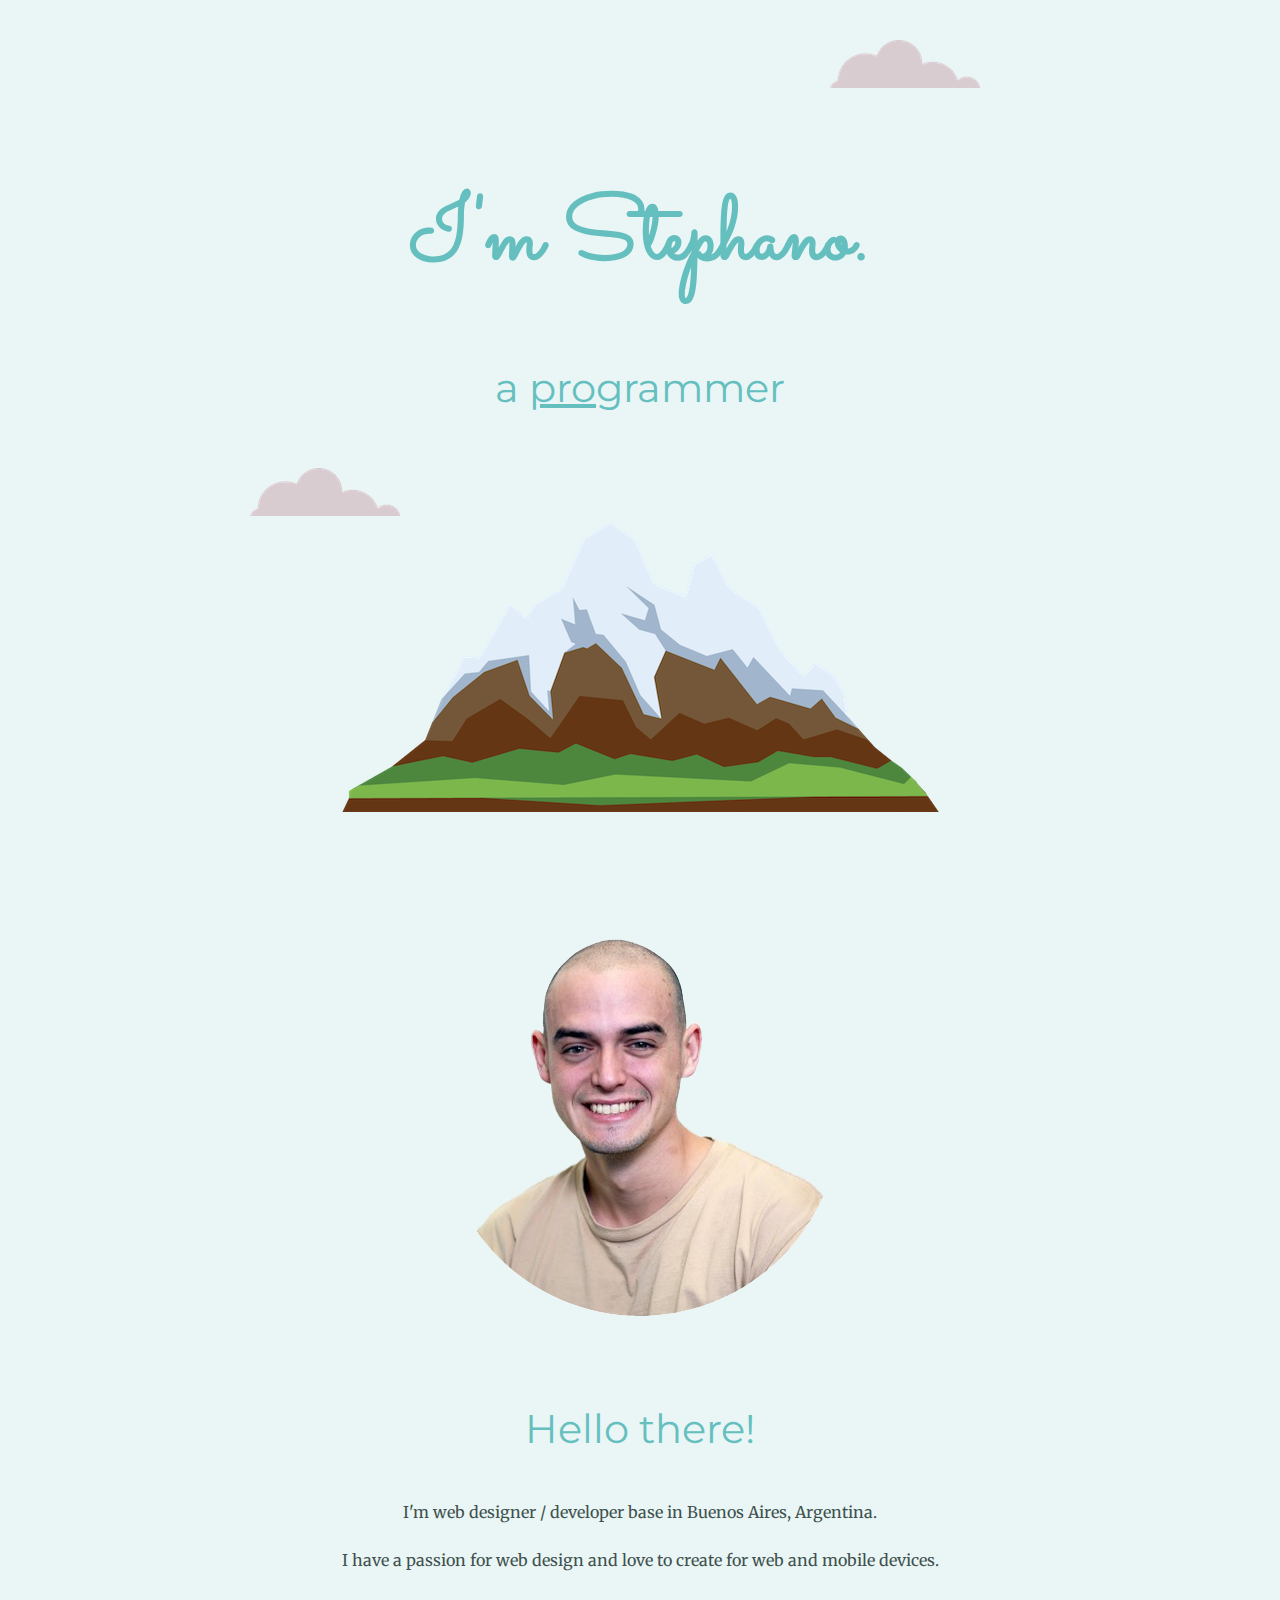
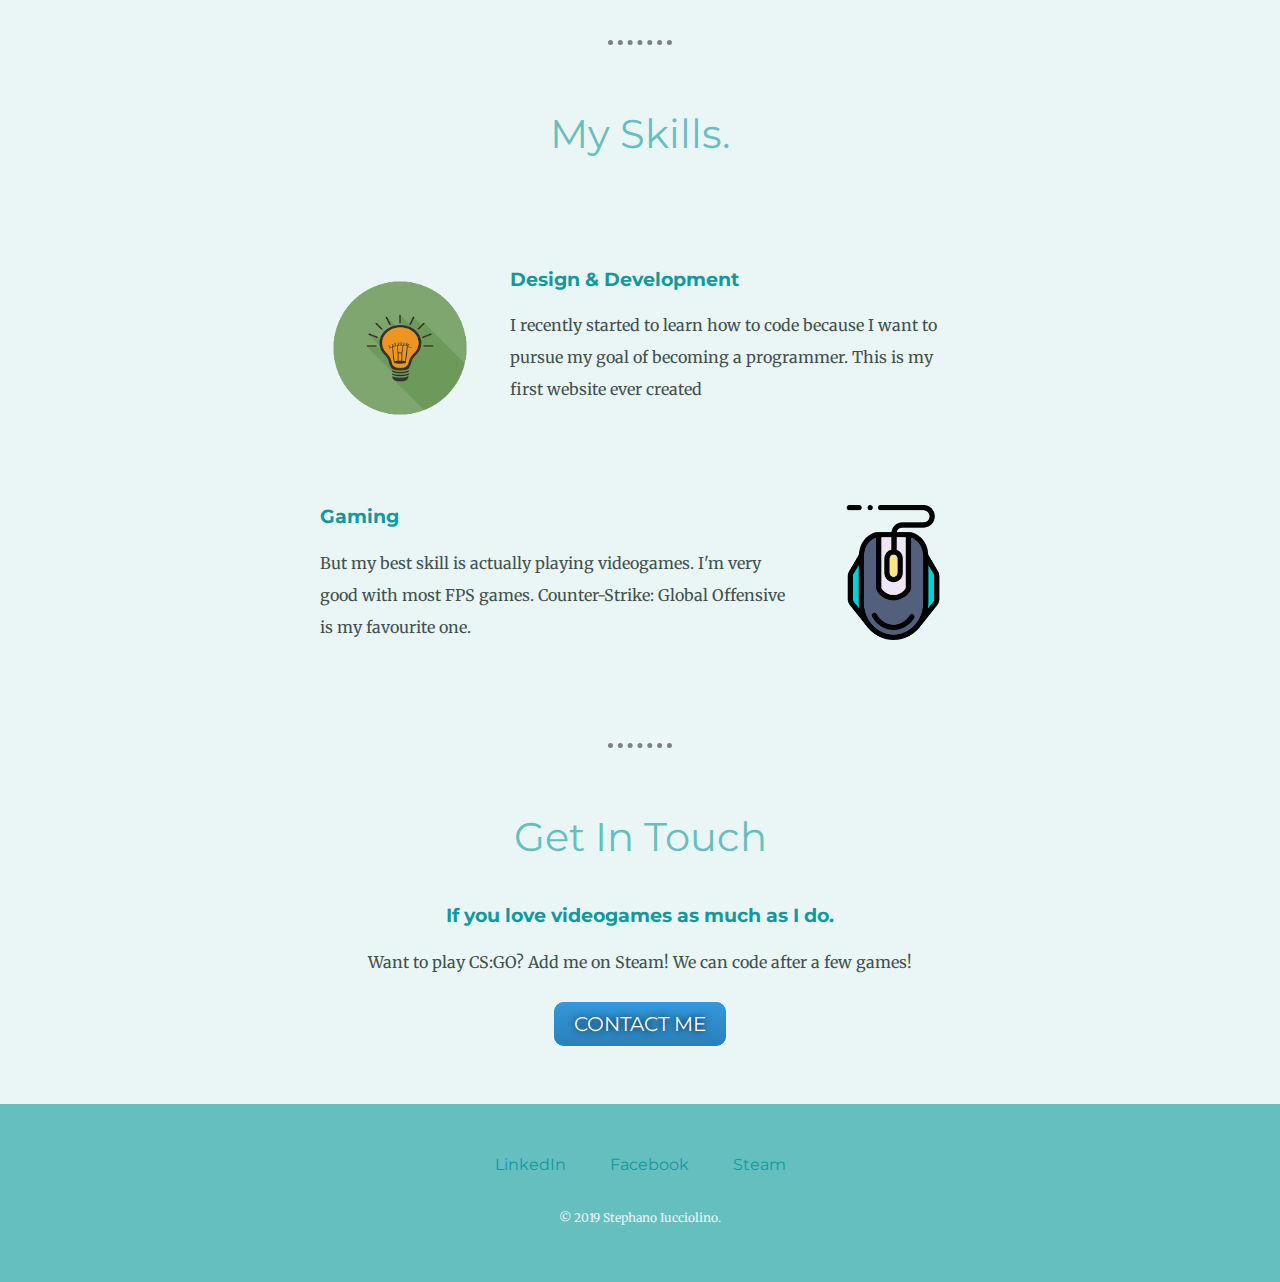
<file: CV/index.html>
<!DOCTYPE html>
<html lang="en" dir="ltr">
  <head>
    <meta charset="utf-8">
    <title>Stephano Iucciolino</title>
    <link rel="stylesheet" href="css2/styles2.css">
    <link rel="icon" href="favicon.ico">
    <link href="https://fonts.googleapis.com/css?family=Merriweather|Montserrat|Sacramento" rel="stylesheet">
    <link rel="stylesheet" href="css2/animate.css">
  </head>
  <body>

  <div class="top-container">
    <img id="bounce" src="images/cloud.png" alt="clouds-img" class="cloud1">
    <h1>I'm Stephano.</h1>
    <h2>a <span class="pro">pro</span>grammer</h2>
    <img id="bounce" src="images/cloud.png" alt="clouds-img" class="cloud2">
    <img src="images/mountain.png" alt="mountain-img">
  </div>

  <div class="middle-container">
    <div class="profile">
      <img src="images/stephano3.png" alt="profile-img">
      <h2>Hello there!</h2>
      <p>I'm web designer / developer base in Buenos Aires, Argentina.</p>
      <p>I have a passion for web design and love to create for web and mobile devices.</p>
    </div>

    <hr>

    <div class="skills">
      <h2>My Skills.</h2>
      <div class="skill-row">
        <img class="skill-img1" src="images/skillsA.png" alt="">
        <h3>Design & Development</h3>
        <p>I recently started to learn how to code because I want to pursue my goal of becoming a programmer. This is my first website ever created</p>
      </div>
      <div class="skill-row">
        <img class="skill-img2" src="images/mouse.png" alt="">
        <h3>Gaming</h3>
        <p class="gaming-description">But my best skill is actually playing videogames. I'm very good with most FPS games. Counter-Strike: Global Offensive is my favourite one.</p>
      </div>
    </div>

    <hr>

    <div class="contact-me">
      <h2>Get In Touch</h2>
      <h3>If you love videogames as much as I do.</h3>
      <p>Want to play CS:GO? Add me on Steam! We can code after a few games!</p>
      <a class="btn" href="mailto:stephanoiucciolino@hotmail.com">CONTACT ME</a>
    </div>
  </div>

  <div class="bottom-container">
    <a class="footer-link" href="https://www.linkedin.com/in/stephano-iucciolino-22976035/">LinkedIn</a>
    <a class="footer-link" href="https://www.facebook.com/stephano.iucciolino">Facebook</a>
    <a class="footer-link" href="https://steamcommunity.com/profiles/76561198002204632/">Steam</a>
    <p class="copyright">© 2019 Stephano Iucciolino.</p>
  </div>
  </body>
</html>
</file>
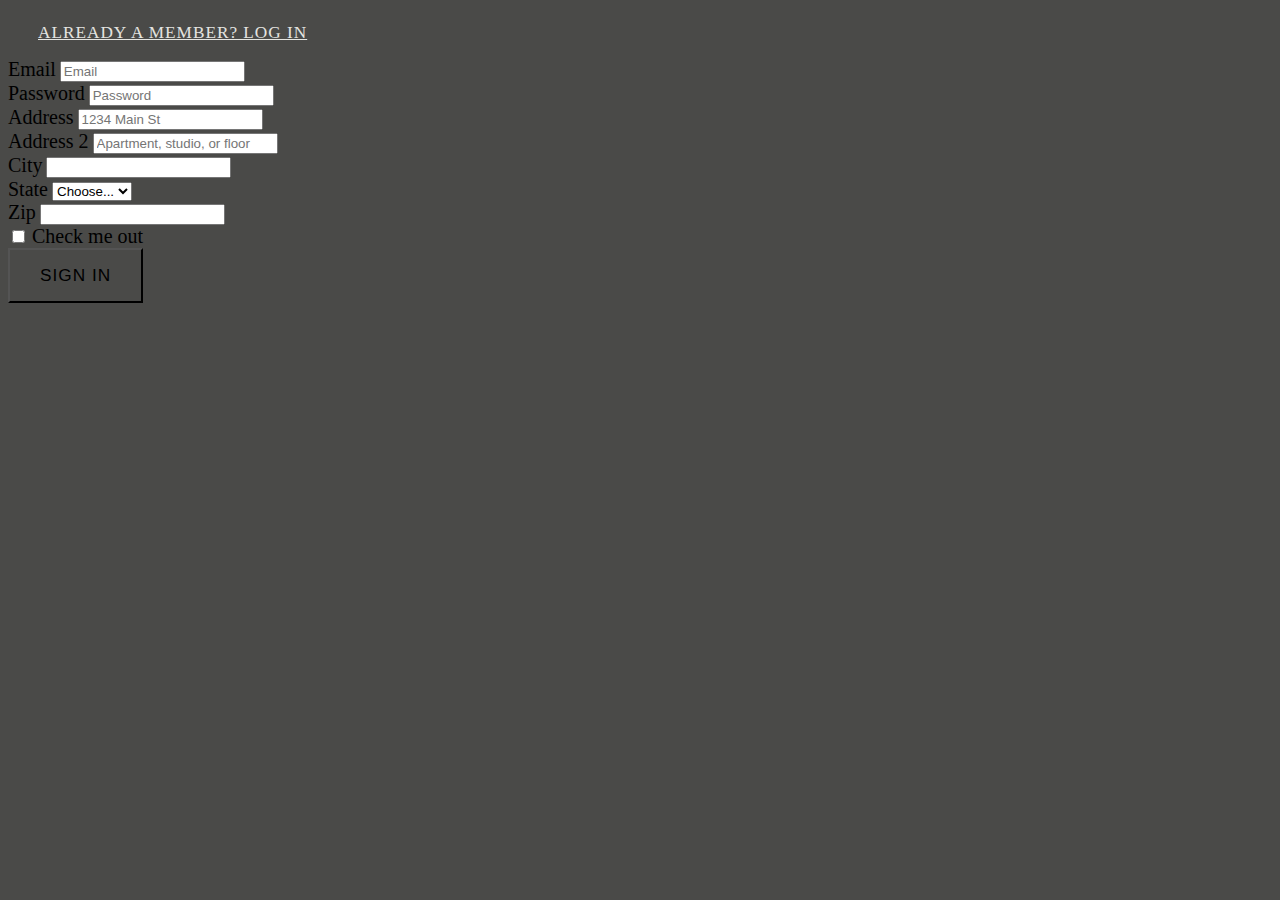
<file: Tool/tool-army.html>
<!DOCTYPE html>
<html lang="en" dir="ltr">
<head>
  <meta charset="utf-8">
  <title>Fan Club - Tool</title>

  <!-- bootstrap -->
  <link rel="stylesheet" href="https://stackpath.bootstrapcdn.com/bootstrap/4.2.1/css/bootstrap.min.css" integrity="sha384-GJzZqFGwb1QTTN6wy59ffF1BuGJpLSa9DkKMp0DgiMDm4iYMj70gZWKYbI706tWS" crossorigin="anonymous">

  <link rel="stylesheet" href="css/styles2.css">

</head>
<body>

  <a class="btn btn-text" href="#" data-toggle="modal" data-target="#modal-login">Already a member? Log In</a>

  <form>
    <div class="form-row">
      <div class="form-group col-lg-6 col-md-6">
        <label for="inputEmail4">Email</label>
        <input type="email" class="form-control" id="inputEmail4" placeholder="Email">
      </div>
      <div class="form-group col-lg-6 col-md-6">
        <label for="inputPassword4">Password</label>
        <input type="password" class="form-control" id="inputPassword4" placeholder="Password">
      </div>
    </div>
    <div class="form-group">
      <label for="inputAddress">Address</label>
      <input type="text" class="form-control" id="inputAddress" placeholder="1234 Main St">
    </div>
    <div class="form-group">
      <label for="inputAddress2">Address 2</label>
      <input type="text" class="form-control" id="inputAddress2" placeholder="Apartment, studio, or floor">
    </div>
    <div class="form-row">
      <div class="form-group col-lg-6 col-md-6">
        <label for="inputCity">City</label>
        <input type="text" class="form-control" id="inputCity">
      </div>
      <div class="form-group col-lg-4 col-md-4">
        <label for="inputState">State</label>
        <select id="inputState" class="form-control">
          <option selected>Choose...</option>
          <option>...</option>
        </select>
      </div>
      <div class="form-group col-lg-4 col-md-2">
        <label for="inputZip">Zip</label>
        <input type="text" class="form-control" id="inputZip">
      </div>
    </div>
    <div class="form-group">
      <div class="form-check">
        <input class="form-check-input" type="checkbox" id="gridCheck">
        <label class="form-check-label" for="gridCheck">
          Check me out
        </label>
      </div>
    </div>
    <button type="submit" class="btn btn-primary">Sign in</button>
  </form>
</body>
</html>
</file>
<file: CV/css2/styles2.css>
body {
  margin: 0;
  text-align: center;
  font-family: 'Merriweather', serif;
  background-color: #EAF6F6;
  color: #40514E;
}

h1 {
  margin: 50px auto 0 auto;
  font-family: 'Sacramento', cursive;
  font-size: 5.625rem;
  color: #66BFBF;
  line-height: 2;

}

h2{
  font-family: 'Montserrat', sans-serif;
  font-size: 2.5rem;
  color: #66BFBF;
  font-weight: normal;
  padding-bottom: 10px;
}
h3{
  font-family: 'Montserrat', sans-serif;
  color: #11999E;
}

hr {
  border-style: none;
  border-top-style: dotted;
  border-color: grey;
  border-width: 5px;
  color: #EAF6F6;
  width: 5%;
  margin-top: 5%;
  margin-bottom: 5%;

}
p{
  line-height: 2;
}

a{
  color: #11999E;
  font-family: 'Montserrat', sans-serif;
  margin: 10px 20px;
  text-decoration: none;
}
a:hover{
  color: #EAF6F6;
}

.pro{
  text-decoration: underline;
}

.top-container {
  position: relative;
  padding-top: 100px;

}

.footer-link{


}

.middle-container {
  margin: 50px 0;


}
.bottom-container {
background-color: #66BFBF;
padding: 50px 0px 20px;

}

#bounce {
  animation-iteration-count: infinite;
animation-timing-function: ease-in;
animation-duration: 2s;
animation-delay: 0s;
}
.cloud1{
  position: absolute;
  top: 40px;
  right: 300px;

}
.cloud2{
  position: absolute;
  left: 250px;
  bottom: 300px;
}



.skill-row {
  width: 50%;
  margin: 100px auto 100px auto;
  text-align: left;



}
.skill-img1{
  width: 25%;
  float: left;
  margin-right: 30px;
}
.skill-img2{
  width: 21%;
  float: right;
  margin-left: 30px;
}
.contact-me{
  margin-bottom: 20px;
}


.btn {
  background: #3498db;
  background-image: -webkit-linear-gradient(top, #3498db, #2980b9);
  background-image: -moz-linear-gradient(top, #3498db, #2980b9);
  background-image: -ms-linear-gradient(top, #3498db, #2980b9);
  background-image: -o-linear-gradient(top, #3498db, #2980b9);
  background-image: linear-gradient(to bottom, #3498db, #2980b9);
  -webkit-border-radius: 10;
  -moz-border-radius: 10;
  border-radius: 10px;
  text-shadow: 0px 0px 7px #050505;
  font-family: 'Montserrat', sans-serif;
  color: #ffffff;
  font-size: 20px;
  padding: 10px 20px 10px 20px;
  text-decoration: none;
  line-height: 3;
  }

.btn:hover {
  background: #3cb0fd;
  background-image: -webkit-linear-gradient(top, #3cb0fd, #3498db);
  background-image: -moz-linear-gradient(top, #3cb0fd, #3498db);
  background-image: -ms-linear-gradient(top, #3cb0fd, #3498db);
  background-image: -o-linear-gradient(top, #3cb0fd, #3498db);
  background-image: linear-gradient(to bottom, #3cb0fd, #3498db);
  text-decoration: none;
}
.copyright{
  color: #EAF6F6;
  font-size: 0.75rem;
  padding: 20px 0px;
}
</file>
<file: Tool/css/styles2.css>
body{
  background-color: #4a4a48;
}
label{
  font-size: 20px;
}
.btn-text {
    color: #e4e4e0;
    display: block;
    font-size: 12px;
    font-weight: 200;
    margin: 0 auto;
    padding: 5px 0;
    text-transform: none;
}
.btn {
    background: none;
    border-radius: 0;
    font-size: 1.0769230769em;
    letter-spacing: 1px;
    padding: 15px 30px;
    position: relative;
    text-transform: uppercase;
    transition: all .2s linear;
}
</file>
